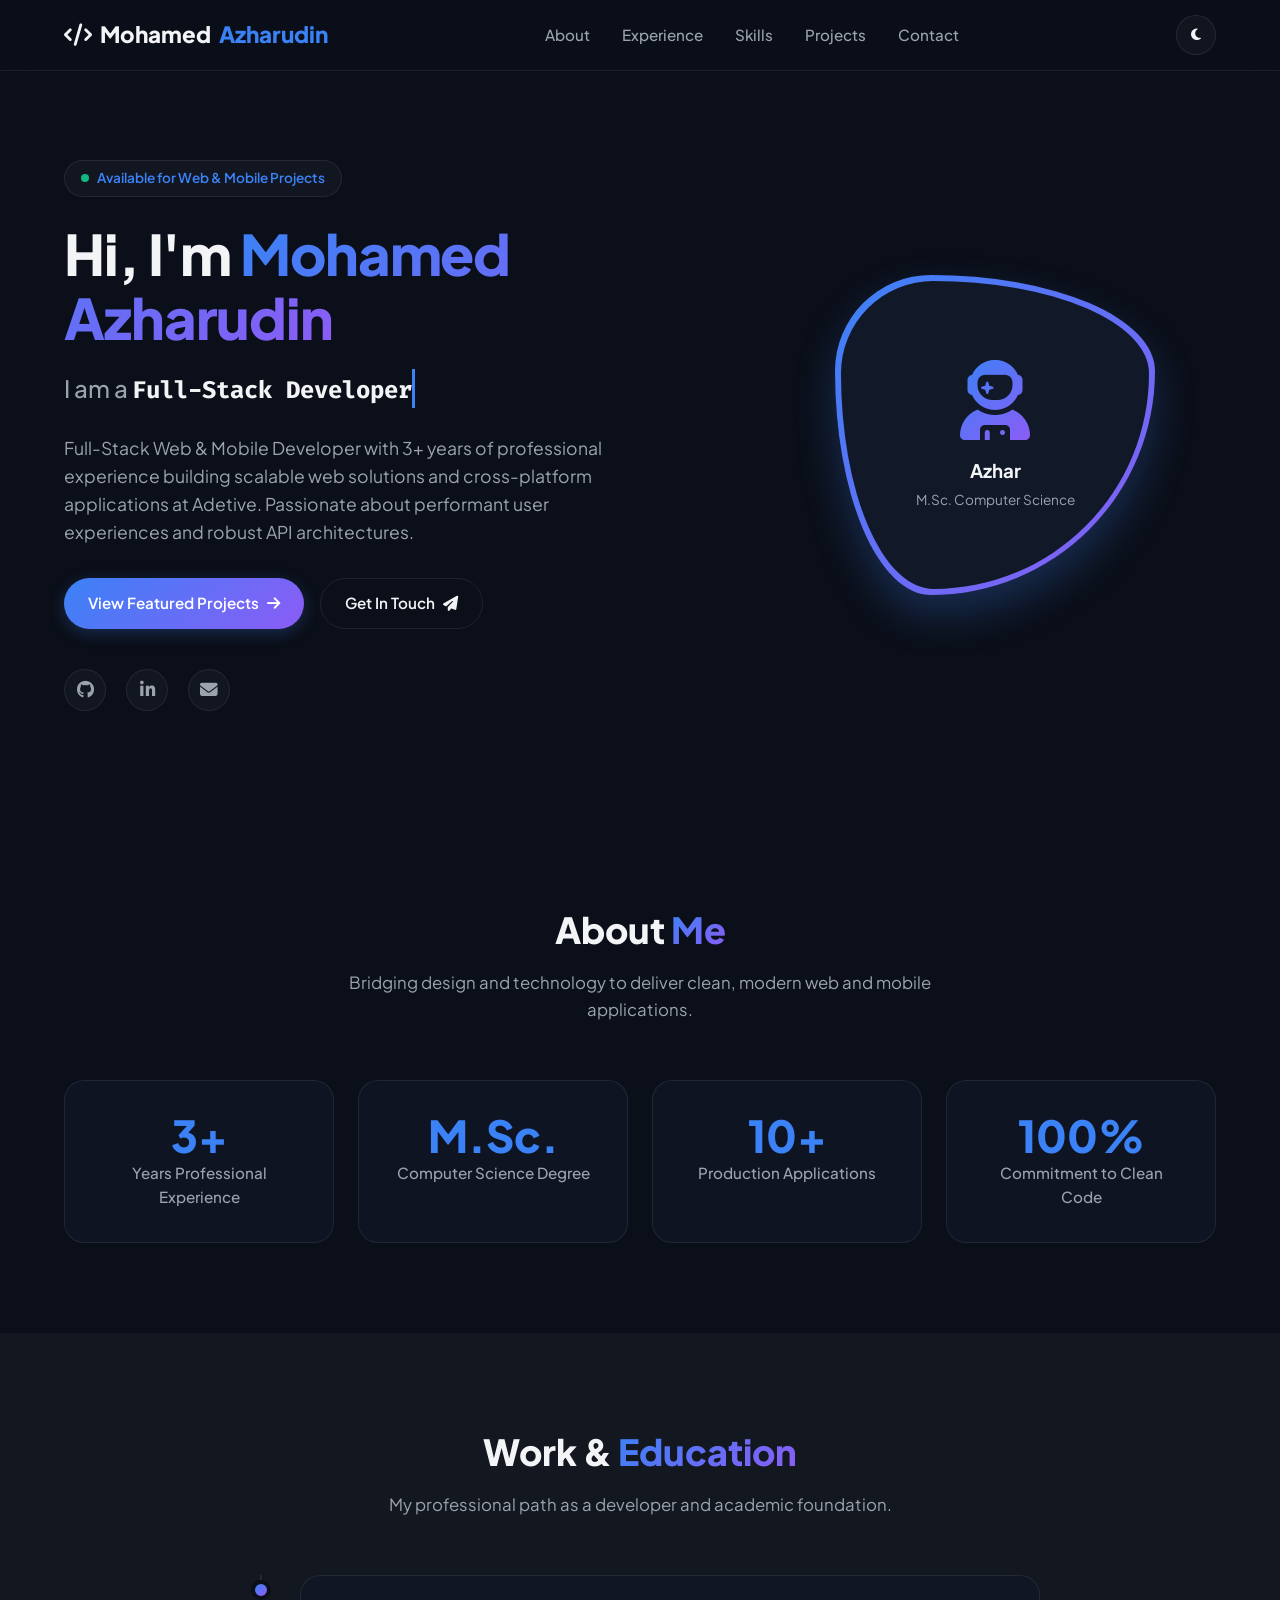
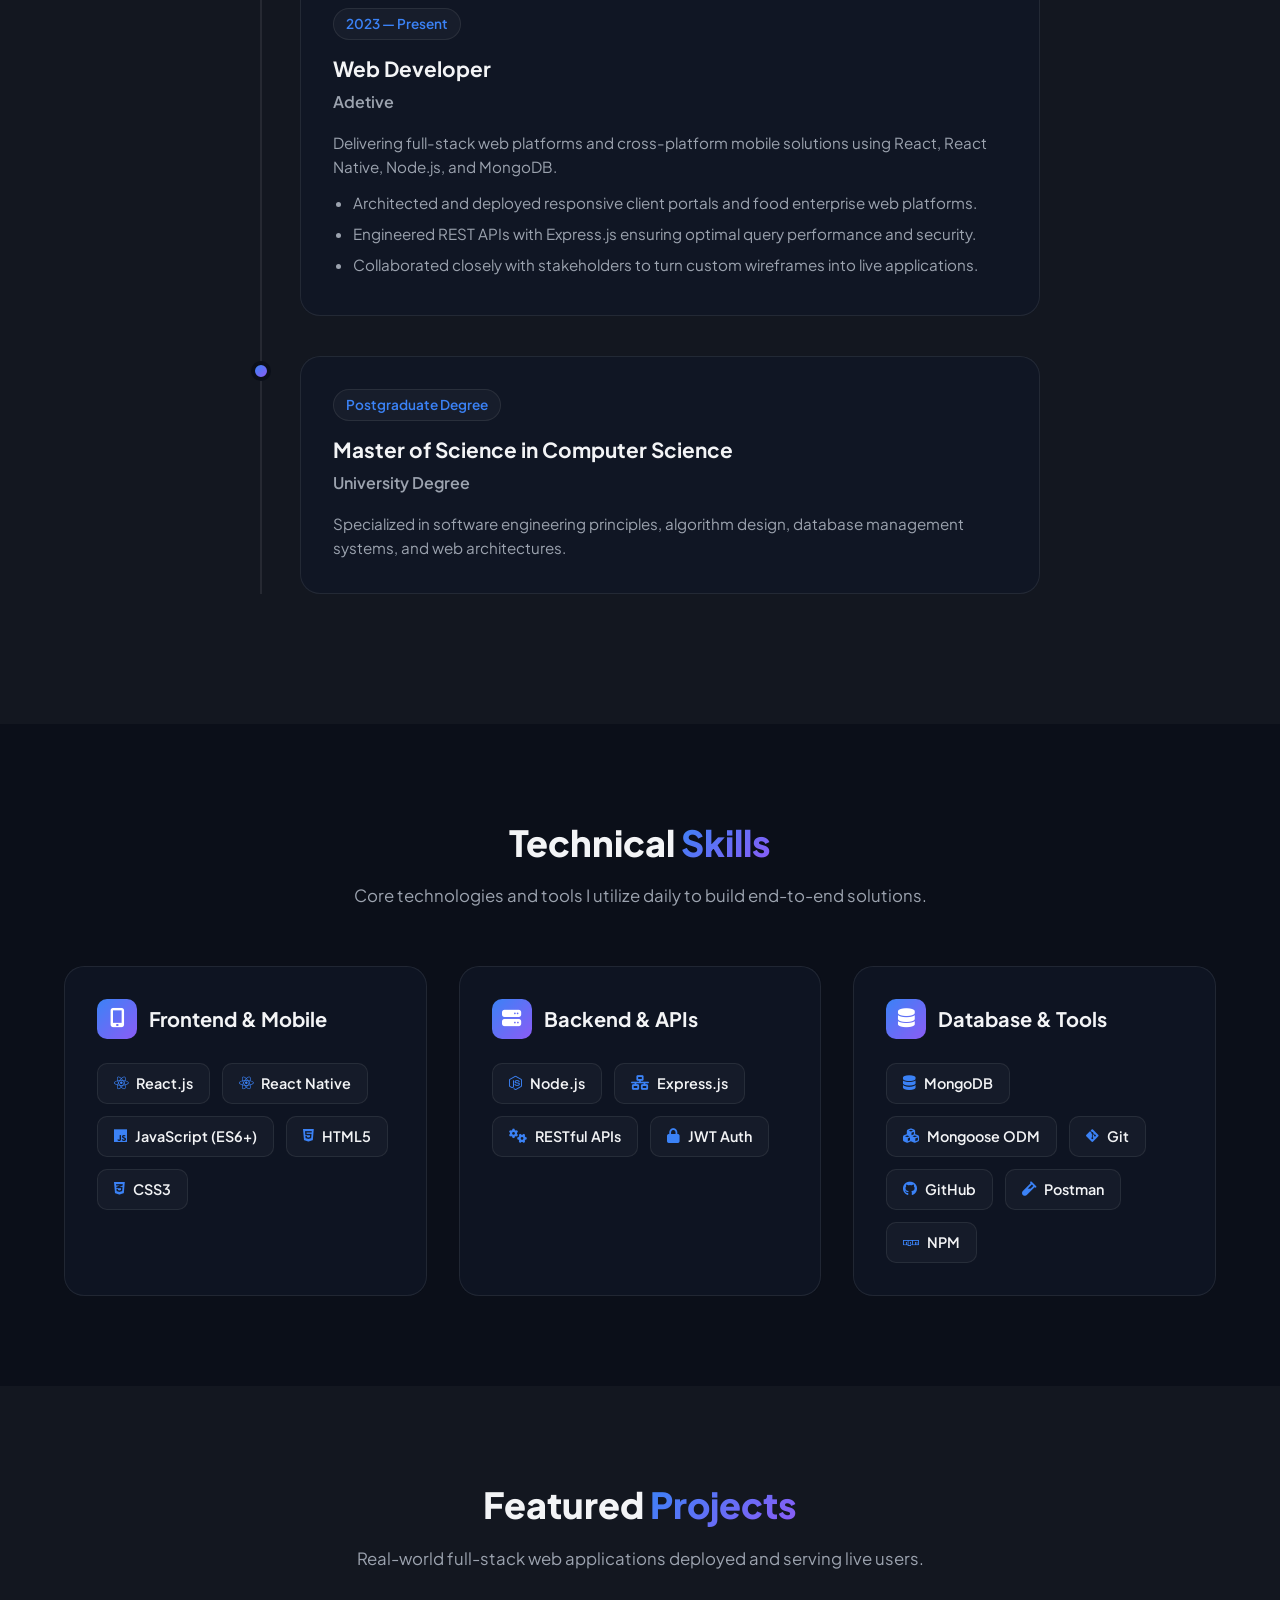
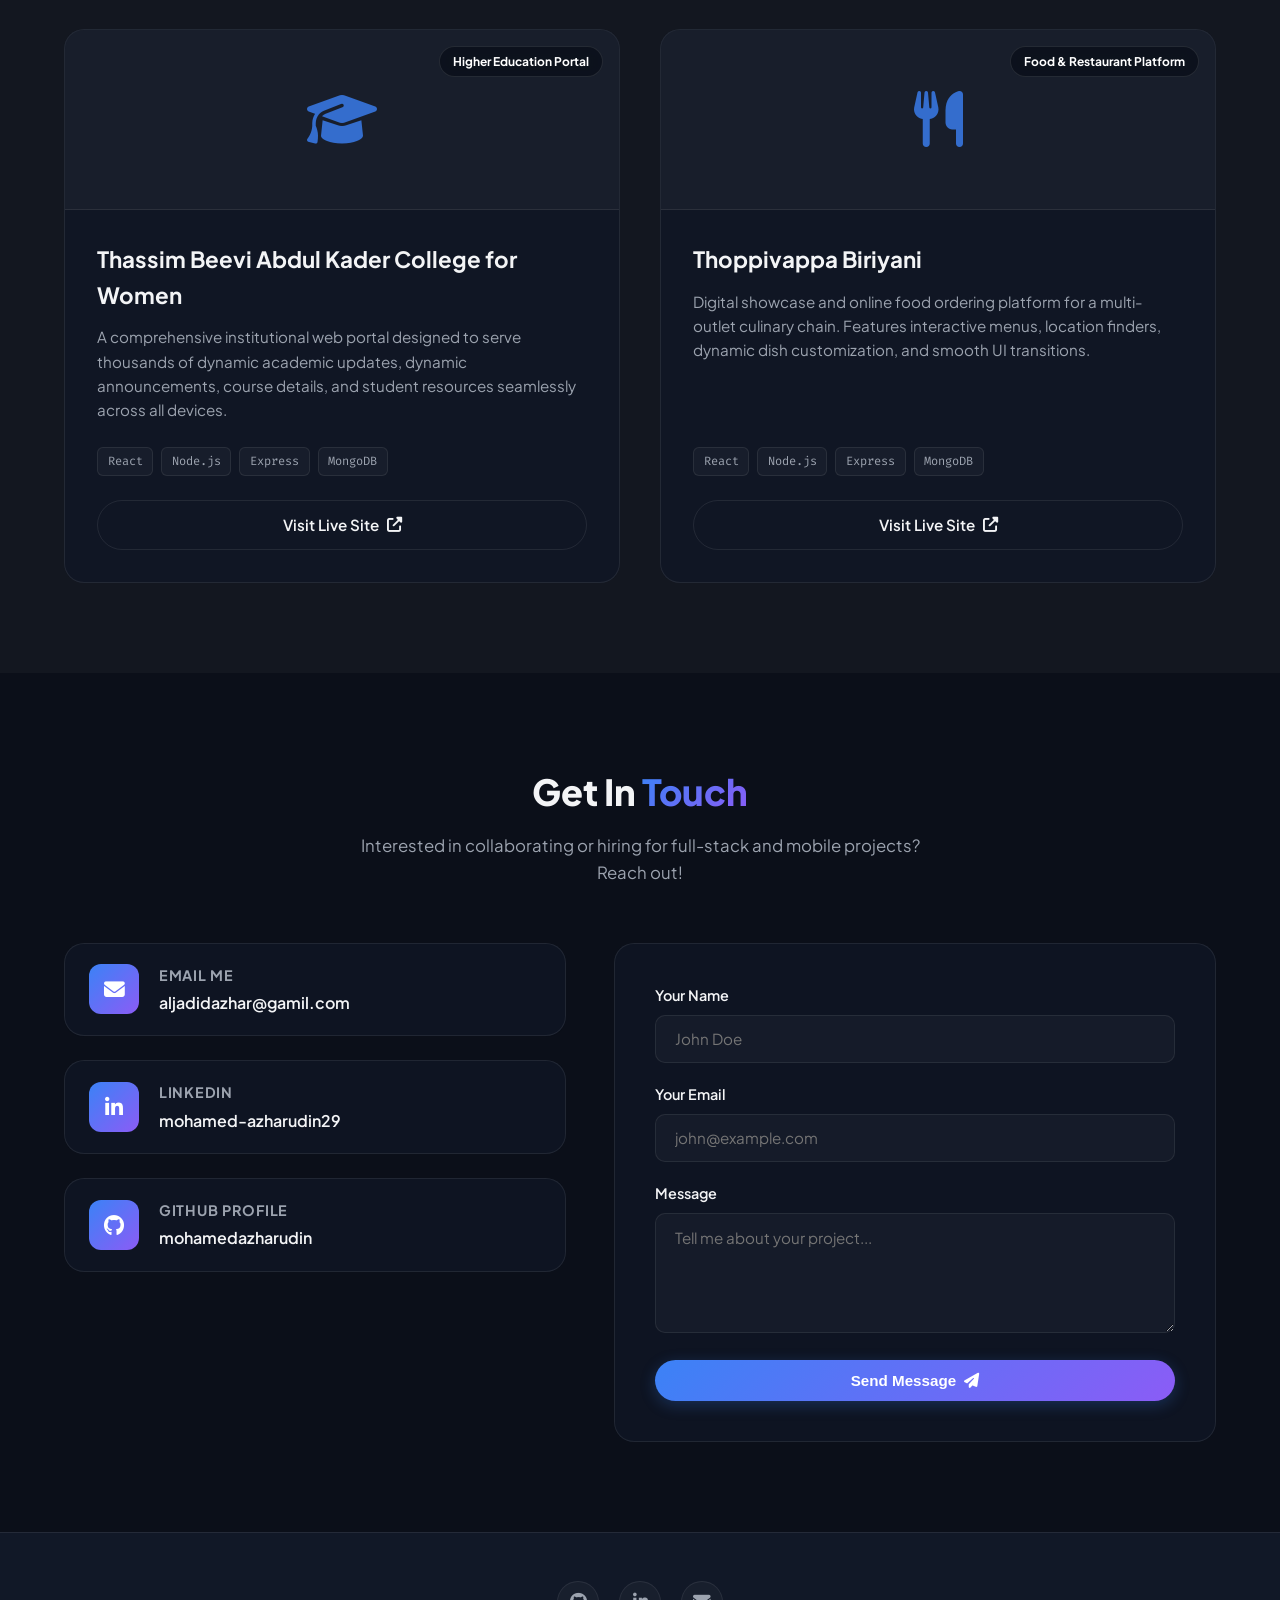
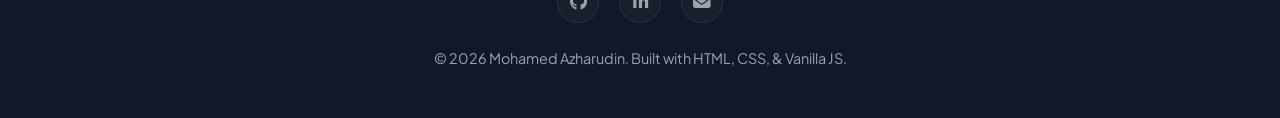
<file: index.html>
<!DOCTYPE html>
<html lang="en" data-theme="dark">
<head>
    <meta charset="UTF-8">
    <meta name="viewport" content="width=device-width, initial-scale=1.0">
    <title>Mohamed Azharudin | Full-Stack & Mobile Developer</title>
    <link rel="preconnect" href="https://fonts.googleapis.com">
    <link rel="preconnect" href="https://fonts.gstatic.com" crossorigin>
    <link href="https://fonts.googleapis.com/css2?family=Plus+Jakarta+Sans:wght@300;400;500;600;700;800&family=Fira+Code:wght@400;500;600&display=swap" rel="stylesheet">
    <link rel="stylesheet" href="https://cdnjs.cloudflare.com/ajax/libs/font-awesome/6.4.0/css/all.min.css">
    
    <style>
        :root[data-theme="dark"] {
            --bg-primary: #0b0f19;
            --bg-secondary: #111827;
            --bg-card: rgba(17, 24, 39, 0.7);
            --bg-glass: rgba(255, 255, 255, 0.03);
            --border-color: rgba(255, 255, 255, 0.08);
            --border-hover: rgba(59, 130, 246, 0.5);
            --text-primary: #f3f4f6;
            --text-secondary: #9ca3af;
            --text-muted: #6b7280;
            --accent-primary: #3b82f6;
            --accent-secondary: #8b5cf6;
            --accent-gradient: linear-gradient(135deg, #3b82f6 0%, #8b5cf6 100%);
            --accent-glow: rgba(59, 130, 246, 0.25);
            --nav-bg: rgba(11, 15, 25, 0.85);
            --shadow-color: rgba(0, 0, 0, 0.5);
        }

        :root[data-theme="light"] {
            --bg-primary: #f8fafc;
            --bg-secondary: #ffffff;
            --bg-card: rgba(255, 255, 255, 0.8);
            --bg-glass: rgba(0, 0, 0, 0.02);
            --border-color: rgba(0, 0, 0, 0.08);
            --border-hover: rgba(37, 99, 235, 0.4);
            --text-primary: #0f172a;
            --text-secondary: #475569;
            --text-muted: #94a3b8;
            --accent-primary: #2563eb;
            --accent-secondary: #7c3aed;
            --accent-gradient: linear-gradient(135deg, #2563eb 0%, #7c3aed 100%);
            --accent-glow: rgba(37, 99, 235, 0.15);
            --nav-bg: rgba(248, 250, 252, 0.85);
            --shadow-color: rgba(0, 0, 0, 0.08);
        }

        * {
            margin: 0;
            padding: 0;
            box-sizing: border-box;
            scroll-behavior: smooth;
        }

        body {
            font-family: 'Plus Jakarta Sans', sans-serif;
            background-color: var(--bg-primary);
            color: var(--text-primary);
            line-height: 1.6;
            overflow-x: hidden;
            transition: background-color 0.3s ease, color 0.3s ease;
        }

        .container {
            max-width: 1200px;
            margin: 0 auto;
            padding: 0 1.5rem;
        }

        .gradient-text {
            background: var(--accent-gradient);
            -webkit-background-clip: text;
            -webkit-text-fill-color: transparent;
        }

        .btn {
            display: inline-flex;
            align-items: center;
            gap: 0.5rem;
            padding: 0.75rem 1.5rem;
            border-radius: 9999px;
            font-weight: 600;
            font-size: 0.95rem;
            text-decoration: none;
            cursor: pointer;
            transition: all 0.3s ease;
            border: none;
        }

        .btn-primary {
            background: var(--accent-gradient);
            color: #ffffff;
            box-shadow: 0 4px 15px var(--accent-glow);
        }

        .btn-primary:hover {
            transform: translateY(-2px);
            box-shadow: 0 6px 20px var(--accent-glow);
        }

        .btn-outline {
            background: transparent;
            color: var(--text-primary);
            border: 1px solid var(--border-color);
        }

        .btn-outline:hover {
            border-color: var(--accent-primary);
            color: var(--accent-primary);
            transform: translateY(-2px);
        }

        .section-title {
            font-size: 2.25rem;
            font-weight: 800;
            text-align: center;
            margin-bottom: 0.75rem;
            position: relative;
        }

        .section-subtitle {
            text-align: center;
            color: var(--text-secondary);
            font-size: 1.05rem;
            max-width: 600px;
            margin: 0 auto 3.5rem auto;
        }

        .glass-card {
            background: var(--bg-card);
            backdrop-filter: blur(12px);
            -webkit-backdrop-filter: blur(12px);
            border: 1px solid var(--border-color);
            border-radius: 1.25rem;
            transition: all 0.3s ease;
        }

        .glass-card:hover {
            border-color: var(--border-hover);
            transform: translateY(-4px);
            box-shadow: 0 12px 30px var(--shadow-color);
        }

        header {
            position: fixed;
            top: 0;
            left: 0;
            width: 100%;
            z-index: 1000;
            background: var(--nav-bg);
            backdrop-filter: blur(16px);
            -webkit-backdrop-filter: blur(16px);
            border-bottom: 1px solid var(--border-color);
            transition: all 0.3s ease;
        }

        .nav-container {
            display: flex;
            justify-content: space-between;
            align-items: center;
            height: 70px;
        }

        .logo {
            font-weight: 800;
            font-size: 1.4rem;
            text-decoration: none;
            color: var(--text-primary);
            display: flex;
            align-items: center;
            gap: 0.5rem;
        }

        .logo span {
            color: var(--accent-primary);
        }

        .nav-links {
            display: flex;
            align-items: center;
            gap: 2rem;
            list-style: none;
        }

        .nav-link {
            text-decoration: none;
            color: var(--text-secondary);
            font-weight: 500;
            font-size: 0.95rem;
            transition: color 0.3s ease;
            position: relative;
        }

        .nav-link:hover, .nav-link.active {
            color: var(--accent-primary);
        }

        .nav-link.active::after {
            content: '';
            position: absolute;
            bottom: -6px;
            left: 0;
            width: 100%;
            height: 2px;
            background: var(--accent-gradient);
            border-radius: 2px;
        }

        .nav-actions {
            display: flex;
            align-items: center;
            gap: 1rem;
        }

        .theme-toggle {
            background: var(--bg-glass);
            border: 1px solid var(--border-color);
            color: var(--text-primary);
            width: 40px;
            height: 40px;
            border-radius: 50%;
            display: flex;
            align-items: center;
            justify-content: center;
            cursor: pointer;
            transition: all 0.3s ease;
        }

        .theme-toggle:hover {
            border-color: var(--accent-primary);
            color: var(--accent-primary);
        }

        .mobile-menu-btn {
            display: none;
            background: none;
            border: none;
            color: var(--text-primary);
            font-size: 1.5rem;
            cursor: pointer;
        }

        .hero {
            padding: 160px 0 100px 0;
            min-height: 90vh;
            display: flex;
            align-items: center;
            position: relative;
        }

        .hero-grid {
            display: grid;
            grid-template-columns: 1.2fr 0.8fr;
            gap: 3rem;
            align-items: center;
        }

        .hero-badge {
            display: inline-flex;
            align-items: center;
            gap: 0.5rem;
            padding: 0.4rem 1rem;
            background: var(--bg-glass);
            border: 1px solid var(--border-color);
            border-radius: 9999px;
            font-size: 0.85rem;
            font-weight: 600;
            color: var(--accent-primary);
            margin-bottom: 1.5rem;
        }

        .hero-badge .pulse {
            width: 8px;
            height: 8px;
            background-color: #10b981;
            border-radius: 50%;
            box-shadow: 0 0 0 0 rgba(16, 185, 129, 0.7);
            animation: pulse 2s infinite;
        }

        @keyframes pulse {
            0% { transform: scale(0.95); box-shadow: 0 0 0 0 rgba(16, 185, 129, 0.7); }
            70% { transform: scale(1); box-shadow: 0 0 0 10px rgba(16, 185, 129, 0); }
            100% { transform: scale(0.95); box-shadow: 0 0 0 0 rgba(16, 185, 129, 0); }
        }

        .hero-title {
            font-size: 3.5rem;
            font-weight: 800;
            line-height: 1.15;
            margin-bottom: 1.25rem;
            letter-spacing: -0.02em;
        }

        .typing-container {
            font-size: 1.5rem;
            color: var(--text-secondary);
            margin-bottom: 1.5rem;
            font-weight: 500;
            min-height: 40px;
        }

        .typing-text {
            color: var(--text-primary);
            font-weight: 700;
            font-family: 'Fira Code', monospace;
        }

        .cursor {
            display: inline-block;
            width: 3px;
            background-color: var(--accent-primary);
            animation: blink 0.75s infinite;
        }

        @keyframes blink {
            0%, 100% { opacity: 1; }
            50% { opacity: 0; }
        }

        .hero-description {
            font-size: 1.1rem;
            color: var(--text-secondary);
            margin-bottom: 2rem;
            max-width: 580px;
        }

        .hero-buttons {
            display: flex;
            gap: 1rem;
            margin-bottom: 2.5rem;
            flex-wrap: wrap;
        }

        .social-links {
            display: flex;
            align-items: center;
            gap: 1.25rem;
        }

        .social-icon {
            width: 42px;
            height: 42px;
            border-radius: 50%;
            background: var(--bg-glass);
            border: 1px solid var(--border-color);
            color: var(--text-secondary);
            display: flex;
            align-items: center;
            justify-content: center;
            text-decoration: none;
            font-size: 1.1rem;
            transition: all 0.3s ease;
        }

        .social-icon:hover {
            color: var(--accent-primary);
            border-color: var(--accent-primary);
            transform: translateY(-3px);
            box-shadow: 0 4px 12px var(--accent-glow);
        }

        .hero-avatar-container {
            position: relative;
            display: flex;
            justify-content: center;
        }

        .avatar-frame {
            width: 320px;
            height: 320px;
            border-radius: 30% 70% 70% 30% / 30% 30% 70% 70%;
            background: var(--accent-gradient);
            padding: 6px;
            animation: morph 8s ease-in-out infinite;
            box-shadow: 0 20px 40px var(--accent-glow);
        }

        @keyframes morph {
            0% { border-radius: 30% 70% 70% 30% / 30% 30% 70% 70%; }
            50% { border-radius: 70% 30% 30% 70% / 70% 70% 30% 30%; }
            100% { border-radius: 30% 70% 70% 30% / 30% 30% 70% 70%; }
        }

        .avatar-img-wrapper {
            width: 100%;
            height: 100%;
            background: var(--bg-secondary);
            border-radius: inherit;
            display: flex;
            flex-direction: column;
            align-items: center;
            justify-content: center;
            overflow: hidden;
            text-align: center;
            padding: 1.5rem;
        }

        .avatar-icon {
            font-size: 5rem;
            background: var(--accent-gradient);
            -webkit-background-clip: text;
            -webkit-text-fill-color: transparent;
            margin-bottom: 1rem;
        }

        .section {
            padding: 90px 0;
        }

        .about-stats {
            display: grid;
            grid-template-columns: repeat(auto-fit, minmax(220px, 1fr));
            gap: 1.5rem;
            margin-top: 2rem;
        }

        .stat-card {
            padding: 2rem;
            text-align: center;
        }

        .stat-number {
            font-size: 2.75rem;
            font-weight: 800;
            color: var(--accent-primary);
            margin-bottom: 0.25rem;
            line-height: 1;
        }

        .stat-label {
            color: var(--text-secondary);
            font-size: 0.95rem;
            font-weight: 500;
        }

        .experience-timeline {
            max-width: 800px;
            margin: 3rem auto 0 auto;
            position: relative;
        }

        .experience-timeline::before {
            content: '';
            position: absolute;
            left: 20px;
            top: 0;
            bottom: 0;
            width: 2px;
            background: var(--border-color);
        }

        .timeline-item {
            position: relative;
            padding-left: 60px;
            margin-bottom: 2.5rem;
        }

        .timeline-dot {
            position: absolute;
            left: 11px;
            top: 5px;
            width: 20px;
            height: 20px;
            border-radius: 50%;
            background: var(--accent-gradient);
            border: 4px solid var(--bg-primary);
        }

        .timeline-card {
            padding: 2rem;
        }

        .timeline-date {
            display: inline-block;
            font-size: 0.85rem;
            font-weight: 600;
            color: var(--accent-primary);
            background: var(--bg-glass);
            padding: 0.25rem 0.75rem;
            border-radius: 9999px;
            margin-bottom: 0.75rem;
            border: 1px solid var(--border-color);
        }

        .timeline-title {
            font-size: 1.3rem;
            font-weight: 700;
            margin-bottom: 0.25rem;
        }

        .timeline-company {
            color: var(--text-secondary);
            font-weight: 600;
            margin-bottom: 1rem;
        }

        .timeline-desc {
            color: var(--text-secondary);
            font-size: 0.95rem;
        }

        .timeline-bullets {
            margin-top: 0.75rem;
            padding-left: 1.25rem;
            color: var(--text-secondary);
            font-size: 0.95rem;
        }

        .timeline-bullets li {
            margin-bottom: 0.4rem;
        }

        .skills-grid {
            display: grid;
            grid-template-columns: repeat(auto-fit, minmax(320px, 1fr));
            gap: 2rem;
        }

        .skills-category {
            padding: 2rem;
        }

        .category-header {
            display: flex;
            align-items: center;
            gap: 0.75rem;
            margin-bottom: 1.5rem;
        }

        .category-icon {
            width: 40px;
            height: 40px;
            border-radius: 10px;
            background: var(--accent-gradient);
            color: #fff;
            display: flex;
            align-items: center;
            justify-content: center;
            font-size: 1.2rem;
        }

        .category-title {
            font-size: 1.25rem;
            font-weight: 700;
        }

        .skill-tags {
            display: flex;
            flex-wrap: wrap;
            gap: 0.75rem;
        }

        .skill-tag {
            background: var(--bg-glass);
            border: 1px solid var(--border-color);
            padding: 0.5rem 1rem;
            border-radius: 10px;
            font-size: 0.9rem;
            font-weight: 600;
            display: flex;
            align-items: center;
            gap: 0.5rem;
            transition: all 0.3s ease;
        }

        .skill-tag:hover {
            border-color: var(--accent-primary);
            background: var(--bg-card);
            transform: translateY(-2px);
        }

        .skill-tag i {
            color: var(--accent-primary);
        }

        .projects-grid {
            display: grid;
            grid-template-columns: repeat(auto-fit, minmax(350px, 1fr));
            gap: 2.5rem;
        }

        .project-card {
            overflow: hidden;
            display: flex;
            flex-direction: column;
            height: 100%;
        }

        .project-banner {
            height: 180px;
            background: var(--bg-glass);
            position: relative;
            display: flex;
            align-items: center;
            justify-content: center;
            border-bottom: 1px solid var(--border-color);
            background-size: cover;
            background-position: center;
        }

        .project-badge {
            position: absolute;
            top: 1rem;
            right: 1rem;
            background: rgba(11, 15, 25, 0.8);
            backdrop-filter: blur(8px);
            padding: 0.3rem 0.8rem;
            border-radius: 9999px;
            font-size: 0.75rem;
            font-weight: 700;
            color: #fff;
            border: 1px solid rgba(255, 255, 255, 0.1);
        }

        .project-icon-large {
            font-size: 3.5rem;
            color: var(--accent-primary);
            opacity: 0.8;
            transition: transform 0.3s ease;
        }

        .project-card:hover .project-icon-large {
            transform: scale(1.1);
        }

        .project-body {
            padding: 2rem;
            display: flex;
            flex-direction: column;
            flex-grow: 1;
        }

        .project-title {
            font-size: 1.4rem;
            font-weight: 700;
            margin-bottom: 0.75rem;
        }

        .project-description {
            color: var(--text-secondary);
            font-size: 0.95rem;
            margin-bottom: 1.5rem;
            flex-grow: 1;
        }

        .project-tech {
            display: flex;
            flex-wrap: wrap;
            gap: 0.5rem;
            margin-bottom: 1.5rem;
        }

        .tech-pill {
            font-size: 0.75rem;
            font-family: 'Fira Code', monospace;
            padding: 0.25rem 0.6rem;
            border-radius: 6px;
            background: var(--bg-glass);
            border: 1px solid var(--border-color);
            color: var(--text-secondary);
        }

        .project-footer {
            display: flex;
            align-items: center;
            justify-content: space-between;
            gap: 1rem;
            margin-top: auto;
        }

        .contact-container {
            display: grid;
            grid-template-columns: 1fr 1.2fr;
            gap: 3rem;
            align-items: start;
        }

        .contact-info {
            display: flex;
            flex-direction: column;
            gap: 1.5rem;
        }

        .contact-card {
            display: flex;
            align-items: center;
            gap: 1.25rem;
            padding: 1.25rem 1.5rem;
            text-decoration: none;
            color: inherit;
        }

        .contact-icon {
            width: 50px;
            height: 50px;
            border-radius: 12px;
            background: var(--accent-gradient);
            color: #fff;
            display: flex;
            align-items: center;
            justify-content: center;
            font-size: 1.3rem;
            flex-shrink: 0;
        }

        .contact-details h4 {
            font-size: 0.9rem;
            color: var(--text-secondary);
            margin-bottom: 0.2rem;
            text-transform: uppercase;
            letter-spacing: 0.05em;
        }

        .contact-details p {
            font-size: 1rem;
            font-weight: 600;
            word-break: break-all;
        }

        .contact-form {
            padding: 2.5rem;
        }

        .form-group {
            margin-bottom: 1.25rem;
        }

        .form-label {
            display: block;
            font-size: 0.9rem;
            font-weight: 600;
            margin-bottom: 0.5rem;
            color: var(--text-primary);
        }

        .form-control {
            width: 100%;
            padding: 0.85rem 1.2rem;
            border-radius: 10px;
            background: var(--bg-glass);
            border: 1px solid var(--border-color);
            color: var(--text-primary);
            font-family: inherit;
            font-size: 0.95rem;
            outline: none;
            transition: all 0.3s ease;
        }

        .form-control:focus {
            border-color: var(--accent-primary);
            box-shadow: 0 0 0 3px var(--accent-glow);
        }

        textarea.form-control {
            resize: vertical;
            min-height: 120px;
        }

        footer {
            padding: 3rem 0;
            border-top: 1px solid var(--border-color);
            background: var(--bg-secondary);
            text-align: center;
        }

        .footer-content {
            display: flex;
            flex-direction: column;
            align-items: center;
            gap: 1.5rem;
        }

        .footer-text {
            color: var(--text-secondary);
            font-size: 0.9rem;
        }

        /* Success Message Modal/Alert */
        .form-status {
            display: none;
            padding: 1rem;
            border-radius: 10px;
            margin-bottom: 1rem;
            font-size: 0.9rem;
            font-weight: 600;
        }

        .form-status.success {
            display: block;
            background: rgba(16, 185, 129, 0.15);
            color: #10b981;
            border: 1px solid rgba(16, 185, 129, 0.3);
        }

        @media (max-width: 992px) {
            .hero-grid {
                grid-template-columns: 1fr;
                text-align: center;
            }

            .hero-badge, .hero-description {
                margin-left: auto;
                margin-right: auto;
            }

            .hero-buttons, .social-links {
                justify-content: center;
            }

            .contact-container {
                grid-template-columns: 1fr;
            }
        }

        @media (max-width: 768px) {
            .nav-links {
                position: fixed;
                top: 70px;
                left: 0;
                width: 100%;
                background: var(--bg-secondary);
                flex-direction: column;
                padding: 2rem;
                gap: 1.5rem;
                border-bottom: 1px solid var(--border-color);
                transform: translateY(-150%);
                transition: transform 0.3s ease;
            }

            .nav-links.active {
                transform: translateY(0);
            }

            .mobile-menu-btn {
                display: block;
            }

            .hero-title {
                font-size: 2.5rem;
            }

            .section-title {
                font-size: 1.8rem;
            }

            .avatar-frame {
                width: 250px;
                height: 250px;
            }

            .projects-grid {
                grid-template-columns: 1fr;
            }
        }
    </style>
</head>
<body>

    <header>
        <div class="container nav-container">
            <a href="#" class="logo">
                <i class="fa-solid fa-code"></i> Mohamed <span>Azharudin</span>
            </a>
            <ul class="nav-links" id="navLinks">
                <li><a href="#about" class="nav-link active">About</a></li>
                <li><a href="#experience" class="nav-link">Experience</a></li>
                <li><a href="#skills" class="nav-link">Skills</a></li>
                <li><a href="#projects" class="nav-link">Projects</a></li>
                <li><a href="#contact" class="nav-link">Contact</a></li>
            </ul>
            <div class="nav-actions">
                <button class="theme-toggle" id="themeToggle" aria-label="Toggle Theme">
                    <i class="fa-solid fa-moon"></i>
                </button>
                <button class="mobile-menu-btn" id="mobileMenuBtn" aria-label="Toggle Menu">
                    <i class="fa-solid fa-bars"></i>
                </button>
            </div>
        </div>
    </header>

    <main>
        <section class="hero" id="home">
            <div class="container">
                <div class="hero-grid">
                    <div class="hero-content">
                        <div class="hero-badge">
                            <span class="pulse"></span> Available for Web & Mobile Projects
                        </div>
                        <h1 class="hero-title">Hi, I'm <span class="gradient-text">Mohamed Azharudin</span></h1>
                        <div class="typing-container">
                            I am a <span class="typing-text" id="typing"></span><span class="cursor">&nbsp;</span>
                        </div>
                        <p class="hero-description">
                            Full-Stack Web & Mobile Developer with 3+ years of professional experience building scalable web solutions and cross-platform applications at Adetive. Passionate about performant user experiences and robust API architectures.
                        </p>
                        <div class="hero-buttons">
                            <a href="#projects" class="btn btn-primary">
                                View Featured Projects <i class="fa-solid fa-arrow-right"></i>
                            </a>
                            <a href="#contact" class="btn btn-outline">
                                Get In Touch <i class="fa-solid fa-paper-plane"></i>
                            </a>
                        </div>
                        <div class="social-links">
                            <a href="https://github.com/mohamedazharudin" target="_blank" class="social-icon" aria-label="GitHub">
                                <i class="fa-brands fa-github"></i>
                            </a>
                            <a href="https://www.linkedin.com/in/mohamed-azharudin29/" target="_blank" class="social-icon" aria-label="LinkedIn">
                                <i class="fa-brands fa-linkedin-in"></i>
                            </a>
                            <a href="mailto:aljadidazhar@gamil.com" class="social-icon" aria-label="Email">
                                <i class="fa-solid fa-envelope"></i>
                            </a>
                        </div>
                    </div>
                    <div class="hero-avatar-container">
                        <div class="avatar-frame">
                            <div class="avatar-img-wrapper">
                                <i class="fa-solid fa-user-astronaut avatar-icon"></i>
                                <h3 style="font-weight:700; margin-bottom: 0.2rem;">Azhar</h3>
                                <p style="font-size:0.85rem; color:var(--text-secondary);">M.Sc. Computer Science</p>
                            </div>
                        </div>
                    </div>
                </div>
            </div>
        </section>

        <section class="section" id="about">
            <div class="container">
                <h2 class="section-title">About <span class="gradient-text">Me</span></h2>
                <p class="section-subtitle">Bridging design and technology to deliver clean, modern web and mobile applications.</p>
                
                <div class="about-stats">
                    <div class="glass-card stat-card">
                        <div class="stat-number">3+</div>
                        <div class="stat-label">Years Professional Experience</div>
                    </div>
                    <div class="glass-card stat-card">
                        <div class="stat-number">M.Sc.</div>
                        <div class="stat-label">Computer Science Degree</div>
                    </div>
                    <div class="glass-card stat-card">
                        <div class="stat-number">10+</div>
                        <div class="stat-label">Production Applications</div>
                    </div>
                    <div class="glass-card stat-card">
                        <div class="stat-number">100%</div>
                        <div class="stat-label">Commitment to Clean Code</div>
                    </div>
                </div>
            </div>
        </section>

        <section class="section" id="experience" style="background: var(--bg-glass);">
            <div class="container">
                <h2 class="section-title">Work & <span class="gradient-text">Education</span></h2>
                <p class="section-subtitle">My professional path as a developer and academic foundation.</p>

                <div class="experience-timeline">
                    <!-- Work Experience -->
                    <div class="timeline-item">
                        <div class="timeline-dot"></div>
                        <div class="glass-card timeline-card">
                            <span class="timeline-date">2023 — Present</span>
                            <h3 class="timeline-title">Web Developer</h3>
                            <div class="timeline-company">Adetive</div>
                            <p class="timeline-desc">
                                Delivering full-stack web platforms and cross-platform mobile solutions using React, React Native, Node.js, and MongoDB.
                            </p>
                            <ul class="timeline-bullets">
                                <li>Architected and deployed responsive client portals and food enterprise web platforms.</li>
                                <li>Engineered REST APIs with Express.js ensuring optimal query performance and security.</li>
                                <li>Collaborated closely with stakeholders to turn custom wireframes into live applications.</li>
                            </ul>
                        </div>
                    </div>

                    <!-- Education -->
                    <div class="timeline-item">
                        <div class="timeline-dot"></div>
                        <div class="glass-card timeline-card">
                            <span class="timeline-date">Postgraduate Degree</span>
                            <h3 class="timeline-title">Master of Science in Computer Science</h3>
                            <div class="timeline-company">University Degree</div>
                            <p class="timeline-desc">
                                Specialized in software engineering principles, algorithm design, database management systems, and web architectures.
                            </p>
                        </div>
                    </div>
                </div>
            </div>
        </section>

        <section class="section" id="skills">
            <div class="container">
                <h2 class="section-title">Technical <span class="gradient-text">Skills</span></h2>
                <p class="section-subtitle">Core technologies and tools I utilize daily to build end-to-end solutions.</p>

                <div class="skills-grid">
                    <!-- Frontend & Mobile -->
                    <div class="glass-card skills-category">
                        <div class="category-header">
                            <div class="category-icon">
                                <i class="fa-solid fa-mobile-screen-button"></i>
                            </div>
                            <h3 class="category-title">Frontend & Mobile</h3>
                        </div>
                        <div class="skill-tags">
                            <div class="skill-tag"><i class="fa-brands fa-react"></i> React.js</div>
                            <div class="skill-tag"><i class="fa-brands fa-react"></i> React Native</div>
                            <div class="skill-tag"><i class="fa-brands fa-js"></i> JavaScript (ES6+)</div>
                            <div class="skill-tag"><i class="fa-brands fa-html5"></i> HTML5</div>
                            <div class="skill-tag"><i class="fa-brands fa-css3-alt"></i> CSS3</div>
                        </div>
                    </div>

                    <!-- Backend & API -->
                    <div class="glass-card skills-category">
                        <div class="category-header">
                            <div class="category-icon">
                                <i class="fa-solid fa-server"></i>
                            </div>
                            <h3 class="category-title">Backend & APIs</h3>
                        </div>
                        <div class="skill-tags">
                            <div class="skill-tag"><i class="fa-brands fa-node-js"></i> Node.js</div>
                            <div class="skill-tag"><i class="fa-solid fa-network-wired"></i> Express.js</div>
                            <div class="skill-tag"><i class="fa-solid fa-gears"></i> RESTful APIs</div>
                            <div class="skill-tag"><i class="fa-solid fa-lock"></i> JWT Auth</div>
                        </div>
                    </div>

                    <!-- Database & Tools -->
                    <div class="glass-card skills-category">
                        <div class="category-header">
                            <div class="category-icon">
                                <i class="fa-solid fa-database"></i>
                            </div>
                            <h3 class="category-title">Database & Tools</h3>
                        </div>
                        <div class="skill-tags">
                            <div class="skill-tag"><i class="fa-solid fa-database"></i> MongoDB</div>
                            <div class="skill-tag"><i class="fa-solid fa-cubes"></i> Mongoose ODM</div>
                            <div class="skill-tag"><i class="fa-brands fa-git-alt"></i> Git</div>
                            <div class="skill-tag"><i class="fa-brands fa-github"></i> GitHub</div>
                            <div class="skill-tag"><i class="fa-solid fa-vial"></i> Postman</div>
                            <div class="skill-tag"><i class="fa-brands fa-npm"></i> NPM</div>
                        </div>
                    </div>
                </div>
            </div>
        </section>

        <section class="section" id="projects" style="background: var(--bg-glass);">
            <div class="container">
                <h2 class="section-title">Featured <span class="gradient-text">Projects</span></h2>
                <p class="section-subtitle">Real-world full-stack web applications deployed and serving live users.</p>

                <div class="projects-grid">
                    <!-- Project 1 -->
                    <div class="glass-card project-card">
                        <div class="project-banner">
                            <span class="project-badge">Higher Education Portal</span>
                            <i class="fa-solid fa-graduation-cap project-icon-large"></i>
                        </div>
                        <div class="project-body">
                            <h3 class="project-title">Thassim Beevi Abdul Kader College for Women</h3>
                            <p class="project-description">
                                A comprehensive institutional web portal designed to serve thousands of dynamic academic updates, dynamic announcements, course details, and student resources seamlessly across all devices.
                            </p>
                            <div class="project-tech">
                                <span class="tech-pill">React</span>
                                <span class="tech-pill">Node.js</span>
                                <span class="tech-pill">Express</span>
                                <span class="tech-pill">MongoDB</span>
                            </div>
                            <div class="project-footer">
                                <a href="https://thassim.ac.in/" target="_blank" class="btn btn-outline" style="width: 100%; justify-content: center;">
                                    Visit Live Site <i class="fa-solid fa-up-right-from-square"></i>
                                </a>
                            </div>
                        </div>
                    </div>

                    <!-- Project 2 -->
                    <div class="glass-card project-card">
                        <div class="project-banner">
                            <span class="project-badge">Food & Restaurant Platform</span>
                            <i class="fa-solid fa-utensils project-icon-large"></i>
                        </div>
                        <div class="project-body">
                            <h3 class="project-title">Thoppivappa Biriyani</h3>
                            <p class="project-description">
                                Digital showcase and online food ordering platform for a multi-outlet culinary chain. Features interactive menus, location finders, dynamic dish customization, and smooth UI transitions.
                            </p>
                            <div class="project-tech">
                                <span class="tech-pill">React</span>
                                <span class="tech-pill">Node.js</span>
                                <span class="tech-pill">Express</span>
                                <span class="tech-pill">MongoDB</span>
                            </div>
                            <div class="project-footer">
                                <a href="https://topivappa.com/" target="_blank" class="btn btn-outline" style="width: 100%; justify-content: center;">
                                    Visit Live Site <i class="fa-solid fa-up-right-from-square"></i>
                                </a>
                            </div>
                        </div>
                    </div>
                </div>
            </div>
        </section>

        <section class="section" id="contact">
            <div class="container">
                <h2 class="section-title">Get In <span class="gradient-text">Touch</span></h2>
                <p class="section-subtitle">Interested in collaborating or hiring for full-stack and mobile projects? Reach out!</p>

                <div class="contact-container">
                    <div class="contact-info">
                        <a href="mailto:aljadidazhar@gamil.com" class="glass-card contact-card">
                            <div class="contact-icon">
                                <i class="fa-solid fa-envelope"></i>
                            </div>
                            <div class="contact-details">
                                <h4>Email Me</h4>
                                <p>aljadidazhar@gamil.com</p>
                            </div>
                        </a>

                        <a href="https://www.linkedin.com/in/mohamed-azharudin29/" target="_blank" class="glass-card contact-card">
                            <div class="contact-icon">
                                <i class="fa-brands fa-linkedin-in"></i>
                            </div>
                            <div class="contact-details">
                                <h4>LinkedIn</h4>
                                <p>mohamed-azharudin29</p>
                            </div>
                        </a>

                        <a href="https://github.com/mohamedazharudin" target="_blank" class="glass-card contact-card">
                            <div class="contact-icon">
                                <i class="fa-brands fa-github"></i>
                            </div>
                            <div class="contact-details">
                                <h4>GitHub Profile</h4>
                                <p>mohamedazharudin</p>
                            </div>
                        </a>
                    </div>

                    <div class="glass-card contact-form">
                        <div id="formStatus" class="form-status"></div>
                        <form id="portfolioForm">
                            <div class="form-group">
                                <label class="form-label" for="name">Your Name</label>
                                <input type="text" id="name" class="form-control" placeholder="John Doe" required>
                            </div>
                            <div class="form-group">
                                <label class="form-label" for="email">Your Email</label>
                                <input type="email" id="email" class="form-control" placeholder="john@example.com" required>
                            </div>
                            <div class="form-group">
                                <label class="form-label" for="message">Message</label>
                                <textarea id="message" class="form-control" placeholder="Tell me about your project..." required></textarea>
                            </div>
                            <button type="submit" class="btn btn-primary" style="width: 100%; justify-content: center;">
                                Send Message <i class="fa-solid fa-paper-plane"></i>
                            </button>
                        </form>
                    </div>
                </div>
            </div>
        </section>
    </main>

    <footer>
        <div class="container footer-content">
            <div class="social-links">
                <a href="https://github.com/mohamedazharudin" target="_blank" class="social-icon" aria-label="GitHub">
                    <i class="fa-brands fa-github"></i>
                </a>
                <a href="https://www.linkedin.com/in/mohamed-azharudin29/" target="_blank" class="social-icon" aria-label="LinkedIn">
                    <i class="fa-brands fa-linkedin-in"></i>
                </a>
                <a href="mailto:aljadidazhar@gamil.com" class="social-icon" aria-label="Email">
                    <i class="fa-solid fa-envelope"></i>
                </a>
            </div>
            <p class="footer-text">
                &copy; <span id="year"></span> Mohamed Azharudin. Built with HTML, CSS, & Vanilla JS.
            </p>
        </div>
    </footer>

    <script>
        // Set dynamic copyright year
        document.getElementById('year').textContent = new Date().getFullYear();

        // Theme Toggle Logic
        const themeToggleBtn = document.getElementById('themeToggle');
        const htmlElement = document.documentElement;

        themeToggleBtn.addEventListener('click', () => {
            const currentTheme = htmlElement.getAttribute('data-theme');
            const newTheme = currentTheme === 'dark' ? 'light' : 'dark';
            htmlElement.setAttribute('data-theme', newTheme);
            themeToggleBtn.innerHTML = newTheme === 'dark' 
                ? '<i class="fa-solid fa-moon"></i>' 
                : '<i class="fa-solid fa-sun"></i>';
        });

        // Mobile Menu Toggle
        const mobileMenuBtn = document.getElementById('mobileMenuBtn');
        const navLinks = document.getElementById('navLinks');

        mobileMenuBtn.addEventListener('click', () => {
            navLinks.classList.toggle('active');
            const icon = mobileMenuBtn.querySelector('i');
            if (navLinks.classList.contains('active')) {
                icon.classList.remove('fa-bars');
                icon.classList.add('fa-xmark');
            } else {
                icon.classList.remove('fa-xmark');
                icon.classList.add('fa-bars');
            }
        });

        // Close mobile nav on link click
        document.querySelectorAll('.nav-link').forEach(link => {
            link.addEventListener('click', () => {
                navLinks.classList.remove('active');
                const icon = mobileMenuBtn.querySelector('i');
                if (icon) {
                    icon.classList.remove('fa-xmark');
                    icon.classList.add('fa-bars');
                }
            });
        });

        // Animated Typing Effect for Core Roles
        const roles = [
            'Full-Stack Developer', 
            'React Native Specialist', 
            'MERN Stack Engineer', 
            'Web Developer @ Adetive'
        ];
        
        let roleIndex = 0;
        let charIndex = 0;
        let isDeleting = false;
        const typingSpeed = 100;
        const deletingSpeed = 50;
        const delayBetweenRoles = 2000;
        const typingElement = document.getElementById('typing');

        function typeEffect() {
            const currentRole = roles[roleIndex];

            if (isDeleting) {
                typingElement.textContent = currentRole.substring(0, charIndex - 1);
                charIndex--;
            } else {
                typingElement.textContent = currentRole.substring(0, charIndex + 1);
                charIndex++;
            }

            if (!isDeleting && charIndex === currentRole.length) {
                isDeleting = true;
                setTimeout(typeEffect, delayBetweenRoles);
                return;
            } else if (isDeleting && charIndex === 0) {
                isDeleting = false;
                roleIndex = (roleIndex + 1) % roles.length;
            }

            setTimeout(typeEffect, isDeleting ? deletingSpeed : typingSpeed);
        }

        document.addEventListener('DOMContentLoaded', typeEffect);

        // Active Navigation Highlight on Scroll
        const sections = document.querySelectorAll('section');
        const navItems = document.querySelectorAll('.nav-link');

        window.addEventListener('scroll', () => {
            let current = '';
            sections.forEach(section => {
                const sectionTop = section.offsetTop - 100;
                const sectionHeight = section.clientHeight;
                if (pageYOffset >= sectionTop) {
                    current = section.getAttribute('id');
                }
            });

            navItems.forEach(item => {
                item.classList.remove('active');
                if (item.getAttribute('href') === `#${current}`) {
                    item.classList.add('active');
                }
            });
        });

        // Contact Form Submission UI Handling
        const contactForm = document.getElementById('portfolioForm');
        const formStatus = document.getElementById('formStatus');

        contactForm.addEventListener('submit', (e) => {
            e.preventDefault();
            formStatus.textContent = "Thank you! Your message has been received. Azhar will get back to you soon.";
            formStatus.className = "form-status success";
            contactForm.reset();

            setTimeout(() => {
                formStatus.className = "form-status";
                formStatus.textContent = "";
            }, 6000);
        });
    </script>
</body>
</html>
</file>
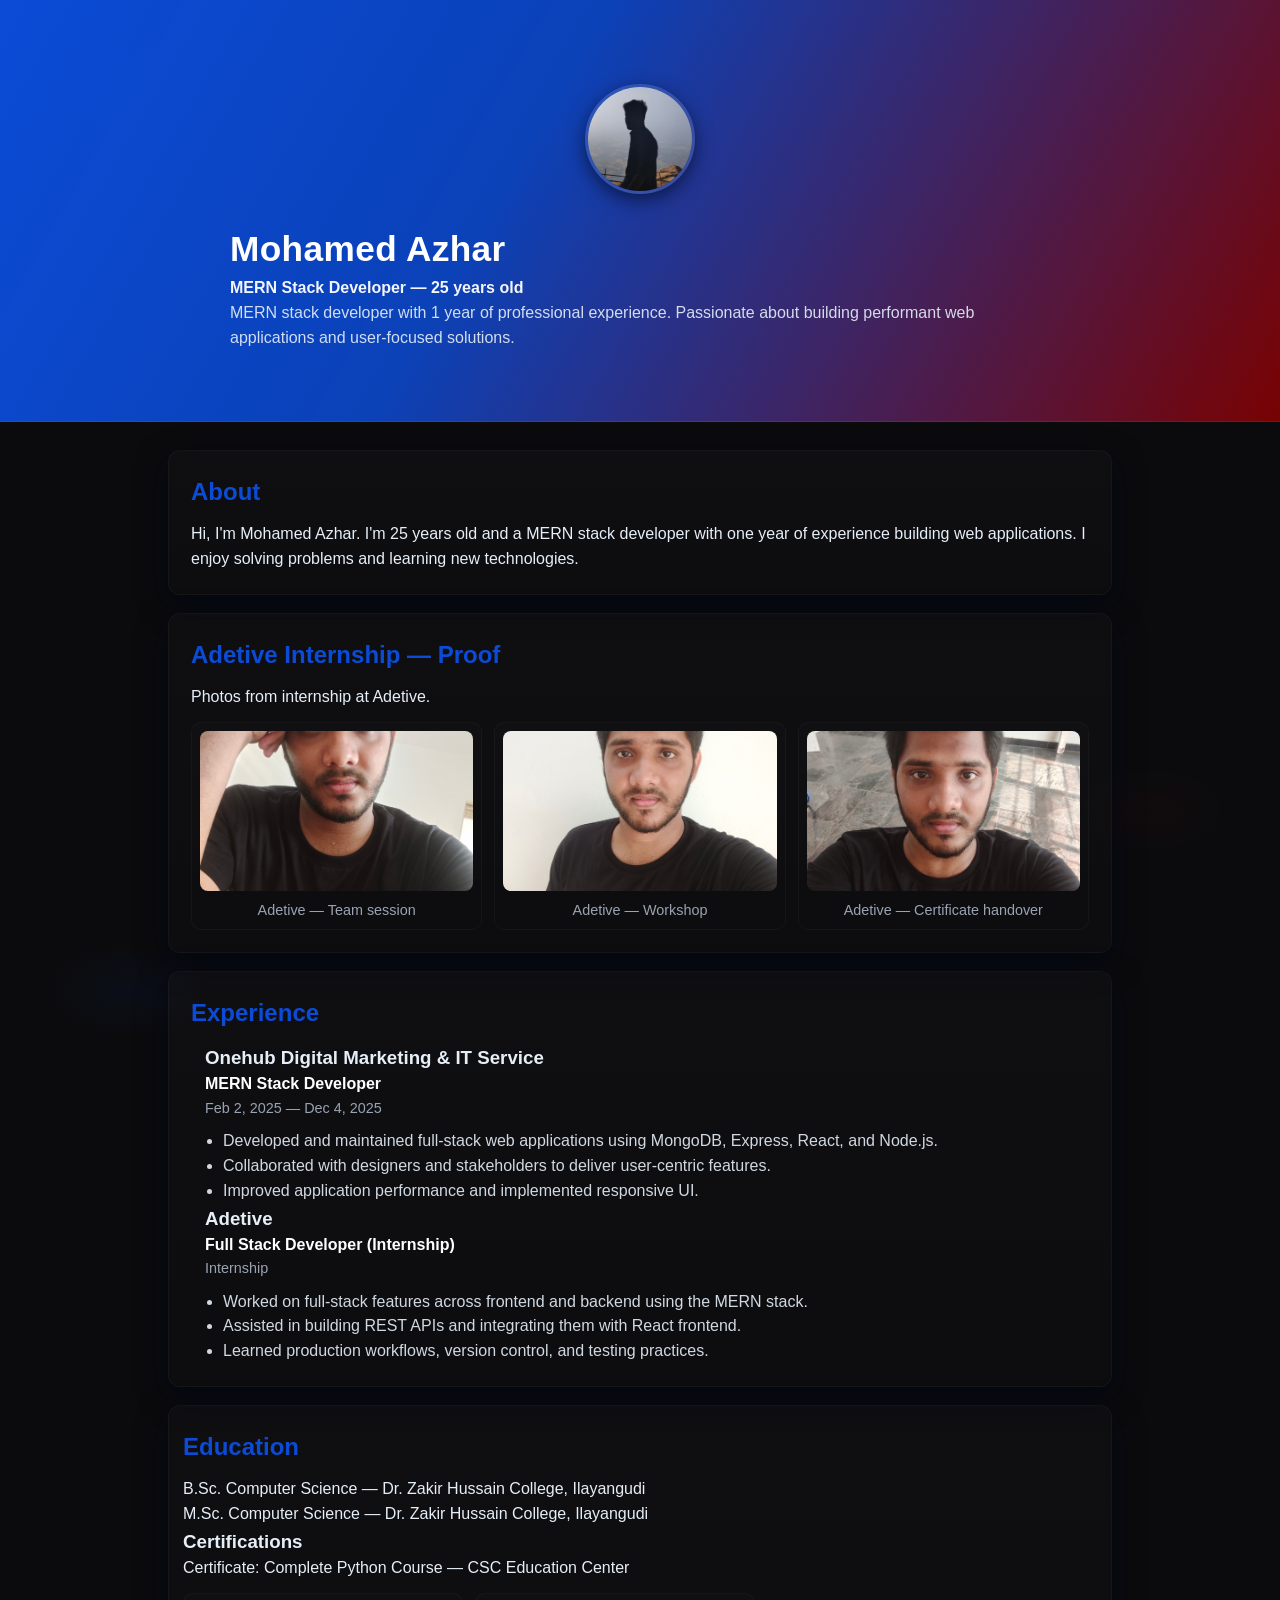
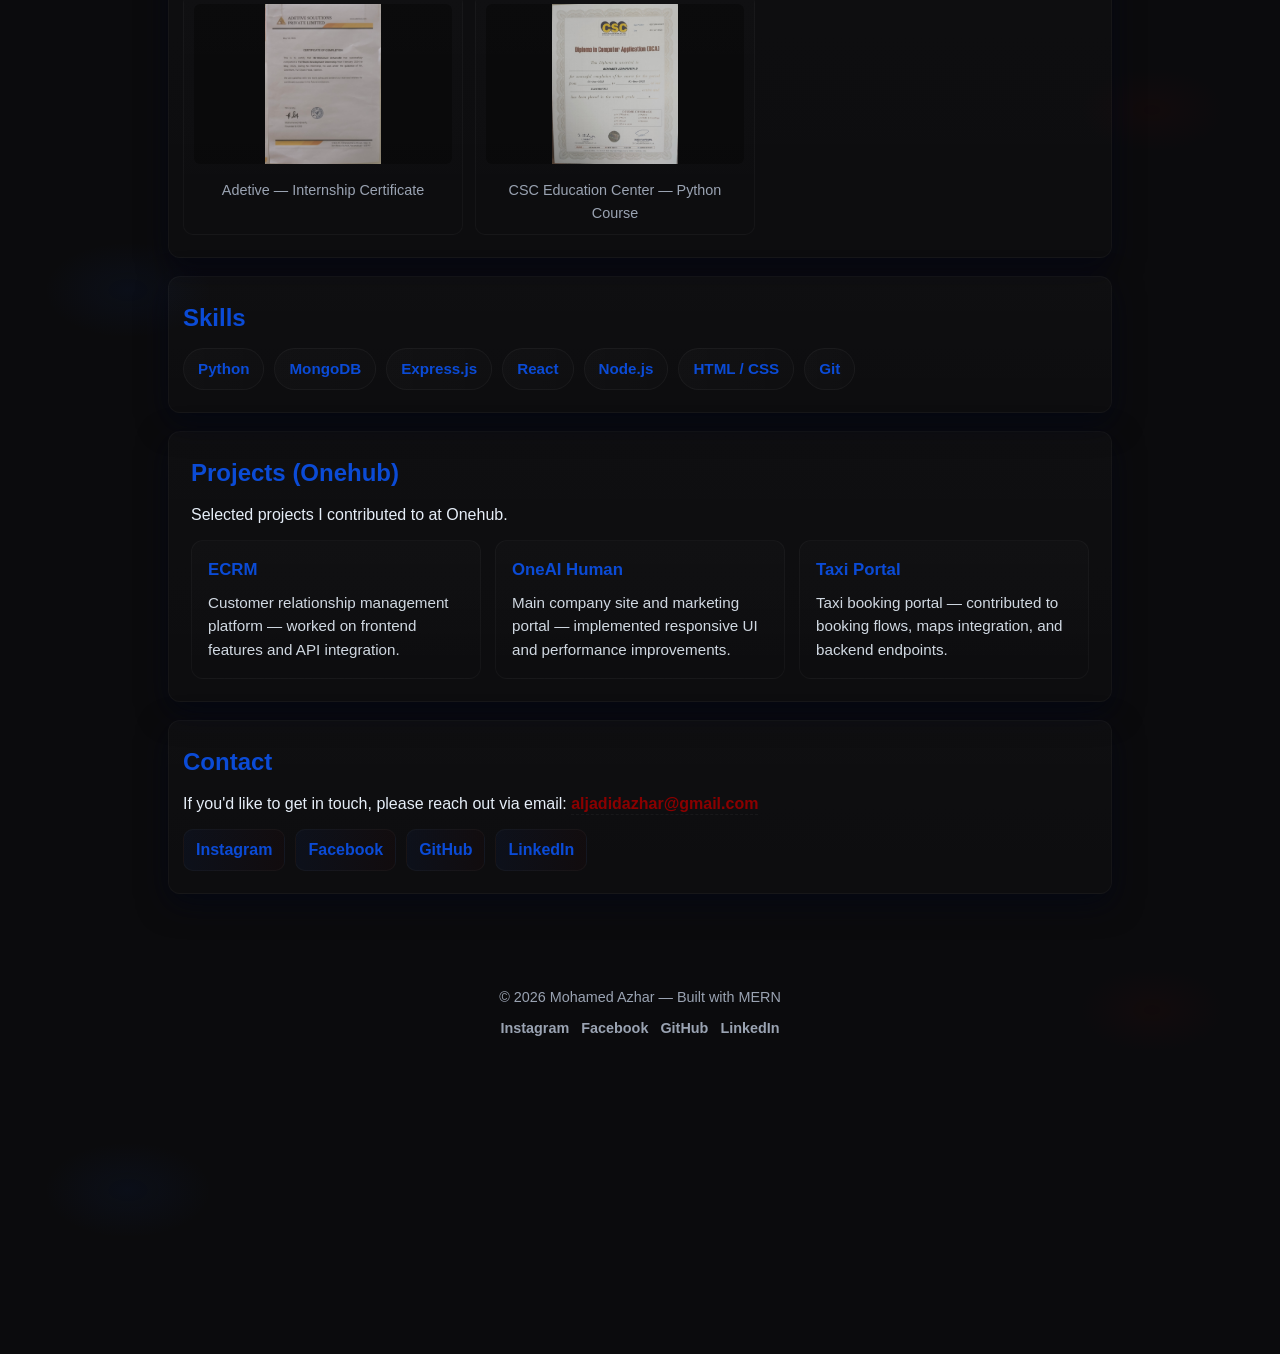
<file: main.html>
<!DOCTYPE html>
<html lang="en">
<head>
    <meta charset="UTF-8">
    <meta name="viewport" content="width=device-width, initial-scale=1.0">
    <title>My Portofolio</title>
    <link rel="stylesheet" href="main.css">
</head>
<body>
    <header class="site-header">
        <div class="container header-inner">
            <div class="profile-wrap">
                <img src="assets/Profile.jpg" alt="Mohamed Azhar" class="profile-img">
            </div>
            <div class="header-text">
                <h1>Mohamed Azhar</h1>
                <p class="title">MERN Stack Developer — 25 years old</p>
                <p class="summary">MERN stack developer with 1 year of professional experience. Passionate about building performant web applications and user-focused solutions.</p>
            </div>
        </div>
    </header>

    <main class="container">
        <section id="about">
            <h2>About</h2>
            <p>Hi, I'm Mohamed Azhar. I'm 25 years old and a MERN stack developer with one year of experience building web applications. I enjoy solving problems and learning new technologies.</p>
        </section>
        <section id="internship-proof">
            <h2>Adetive Internship — Proof</h2>
            <p class="muted">Photos from internship at Adetive.</p>
            <div class="gallery">
                <figure>
                    <a href="assets/Adetive_InternTime(3).jpg" target="_blank" rel="noopener"><img src="assets/Adetive_InternTime(3).jpg" alt="Adetive internship 1"></a>
                    <figcaption>Adetive — Team session</figcaption>
                </figure>
                <figure>
                    <a href="assets/Adetive_InternTime(2).jpg" target="_blank" rel="noopener"><img src="assets/Adetive_InternTime(2).jpg" alt="Adetive internship 2"></a>
                    <figcaption>Adetive — Workshop</figcaption>
                </figure>
                <figure>
                    <a href="assets/Adetive_InternTime.jpg" target="_blank" rel="noopener"><img src="assets/Adetive_InternTime.jpg" alt="Adetive internship 3"></a>
                    <figcaption>Adetive — Certificate handover</figcaption>
                </figure>
            </div>
        </section>

        <section id="experience">
            <h2>Experience</h2>
            <div class="job">
                <h3>Onehub Digital Marketing & IT Service</h3>
                <p class="role">MERN Stack Developer</p>
                <p class="date">Feb 2, 2025 — Dec 4, 2025</p>
                <ul>
                    <li>Developed and maintained full-stack web applications using MongoDB, Express, React, and Node.js.</li>
                    <li>Collaborated with designers and stakeholders to deliver user-centric features.</li>
                    <li>Improved application performance and implemented responsive UI.</li>
                </ul>
            </div>
            <div class="job">
                <h3>Adetive</h3>
                <p class="role">Full Stack Developer (Internship)</p>
                <p class="date">Internship</p>
                <ul>
                    <li>Worked on full-stack features across frontend and backend using the MERN stack.</li>
                    <li>Assisted in building REST APIs and integrating them with React frontend.</li>
                    <li>Learned production workflows, version control, and testing practices.</li>
                </ul>
            </div>
        </section>

        <section id="education">
            <h2>Education</h2>
            <p>B.Sc. Computer Science — Dr. Zakir Hussain College, Ilayangudi</p>
            <p>M.Sc. Computer Science — Dr. Zakir Hussain College, Ilayangudi</p>
            <div class="certificates">
                <h3>Certifications</h3>
                <p>Certificate: Complete Python Course — CSC Education Center</p>
                <div class="cert-gallery">
                    <figure>
                        <a href="assets/Adetive_Internship_Certificate.jpg" target="_blank" rel="noopener">
                            <img src="assets/Adetive_Internship_Certificate.jpg" alt="Adetive Internship Certificate">
                        </a>
                        <figcaption>Adetive — Internship Certificate</figcaption>
                    </figure>
                    <figure>
                        <a href="assets/Csc_Python_Course_Certificate.jpg" target="_blank" rel="noopener">
                            <img src="assets/Csc_Python_Course_Certificate.jpg" alt="CSC Python Course Certificate">
                        </a>
                        <figcaption>CSC Education Center — Python Course</figcaption>
                    </figure>
                </div>
            </div>
        </section>

        <section id="skills">
            <h2>Skills</h2>
            <ul class="skills-list">
                <li>Python</li>
                <li>MongoDB</li>
                <li>Express.js</li>
                <li>React</li>
                <li>Node.js</li>
                <li>HTML / CSS</li>
                <li>Git</li>
            </ul>
        </section>

        <section id="projects">
            <h2>Projects (Onehub)</h2>
            <p class="muted">Selected projects I contributed to at Onehub.</p>
            <div class="projects">
                <article class="project-card">
                    <h3><a href="https://ecrm.oneaihuman.com" target="_blank" rel="noopener">ECRM</a></h3>
                    <p class="project-desc">Customer relationship management platform — worked on frontend features and API integration.</p>
                </article>

                <article class="project-card">
                    <h3><a href="https://oneaihuman.com" target="_blank" rel="noopener">OneAI Human</a></h3>
                    <p class="project-desc">Main company site and marketing portal — implemented responsive UI and performance improvements.</p>
                </article>

                <article class="project-card">
                    <h3><a href="https://taxi.oneaihuman.com/" target="_blank" rel="noopener">Taxi Portal</a></h3>
                    <p class="project-desc">Taxi booking portal — contributed to booking flows, maps integration, and backend endpoints.</p>
                </article>
            </div>
        </section>

        <section id="contact" class="contact">
            <h2>Contact</h2>
            <p>If you'd like to get in touch, please reach out via email: <a href="mailto:aljadidazhar@gmail.com">aljadidazhar@gmail.com</a></p>
            <div class="social-links" aria-label="Social links">
                <a href="https://www.instagram.com/aljadidazhar/" target="_blank" rel="noopener">Instagram</a>
                <a href="https://www.facebook.com/profile.php?id=61579908210209" target="_blank" rel="noopener">Facebook</a>
                <a href="https://github.com/mohamedazharudin" target="_blank" rel="noopener">GitHub</a>
                <a href="http://www.linkedin.com/in/mohamed-azharudin29" target="_blank" rel="noopener">LinkedIn</a>
            </div>
        </section>
    </main>

    <footer class="site-footer">
        <div class="container">© 2026 Mohamed Azhar — Built with MERN
            <div class="footer-social">
                <a href="https://www.instagram.com/aljadidazhar/" target="_blank" rel="noopener">Instagram</a>
                <a href="https://www.facebook.com/profile.php?id=61579908210209" target="_blank" rel="noopener">Facebook</a>
                <a href="https://github.com/mohamedazharudin" target="_blank" rel="noopener">GitHub</a>
                <a href="http://www.linkedin.com/in/mohamed-azharudin29" target="_blank" rel="noopener">LinkedIn</a>
            </div>
        </div>
    </footer>
</body>
</html>
</file>
<file: main.css>
/* Hi Container at Top */
.hi-container {
	width: 100vw;
	background: #111;
	display: flex;
	align-items: center;
	justify-content: flex-end;
	padding: 32px 0 24px 0;
	font-size: 2.2rem;
	font-weight: 700;
	letter-spacing: 2px;
	position: relative;
	z-index: 10;
	box-shadow: 0 2px 12px rgba(0,0,0,0.04);
}
/* Animate hi text from right */
.hi-text {
	color: #fff;
	margin-right: 12px;
	opacity: 0;
	transform: translateX(100vw);
	animation: hiTextIn 1.1s cubic-bezier(.4,1.4,.6,1) 0.2s forwards;
}
.hi-wave {
	display: inline-block;
	animation: waveHand 1.2s infinite;
	transform-origin: 70% 70%;
	font-size: 1.2em;
	opacity: 0;
	transform: translateX(100vw);
	animation: hiTextIn 1.1s cubic-bezier(.4,1.4,.6,1) 0.4s forwards, waveHand 1.2s infinite 1.3s;
}
@keyframes hiTextIn {
	0% { opacity: 0; transform: translateX(100vw); }
	60% { opacity: 1; transform: translateX(-20px); }
	100% { opacity: 1; transform: translateX(0); }
}
@keyframes waveHand {
	0% { transform: rotate(0deg); }
	10% { transform: rotate(15deg); }
	20% { transform: rotate(-10deg); }
	30% { transform: rotate(20deg); }
	40% { transform: rotate(-5deg); }
	50% { transform: rotate(10deg); }
	60% { transform: rotate(0deg); }
	100% { transform: rotate(0deg); }
}
/* Born Here Scroll Container */
.born-here-container {
	width: 100vw;
	max-width: 100vw;
	margin: 40px 0 0 0;
	padding: 32px 0 40px 0;
	background: #111;
	border-radius: 0;
	box-shadow: 0 4px 24px rgba(0,0,0,0.10);
	opacity: 0;
	transform: translateY(60px) scale(0.98);
	transition: opacity 0.7s cubic-bezier(.4,1.4,.6,1), transform 0.7s cubic-bezier(.4,1.4,.6,1);
	text-align: center;
	position: relative;
	z-index: 2;
	left: 0;
	right: 0;
	box-sizing: border-box;
}
.born-here-container.show {
	opacity: 1;
	transform: translateY(0) scale(1);
}
.born-here-img {
	width: 100%;
	max-width: 350px;
	border-radius: 12px;
	box-shadow: 0 2px 12px rgba(0,0,0,0.08);
	margin-bottom: 18px;
	display: block;
	margin-left: auto;
	margin-right: auto;
}
.born-here-text {
	font-size: 1.5rem;
	font-weight: 600;
	color: #fff;
	opacity: 0;
	transform: translateX(100vw);
	transition: opacity 0.7s 0.2s, transform 0.7s 0.2s;
	letter-spacing: 1px;
	text-align: right;
	width: 100vw;
	max-width: 100vw;
	margin: 0 auto;
	box-sizing: border-box;
	padding-right: 8vw;
}
.born-here-container.show .born-here-text {
	opacity: 1;
	transform: translateX(0);
	animation: bornHereTextAnimRight 1.1s cubic-bezier(.4,1.4,.6,1);
}
@keyframes bornHereTextAnimRight {
	0% { opacity: 0; transform: translateX(100vw); }
	60% { opacity: 1; transform: translateX(-20px); }
	100% { opacity: 1; transform: translateX(0); }
}
/* Header Animations */
.site-header {
	animation: fadeInHeader 1.2s ease-in;
}

.profile-img {
	opacity: 0;
	transform: translateY(-30px);
	animation: profileFadeIn 1s 0.2s forwards;
}

.header-text {
	opacity: 0;
	transform: translateX(-40px);
	animation: textSlideIn 1s 0.5s forwards;
}

@keyframes fadeInHeader {
	from { opacity: 0; }
	to { opacity: 1; }
}

@keyframes profileFadeIn {
	to {
		opacity: 1;
		transform: translateY(0);
	}
}

@keyframes textSlideIn {
	to {
		opacity: 1;
		transform: translateX(0);
	}
}

:root{
	--bg:#0b0b0d;
	--card:#0f1113;
	--muted:#9aa3b2;
	--accent-blue:#0b4bd6;
	--accent-red:#8b0000;
	--glass:rgba(255,255,255,0.03);
}
/* Reset */
*{box-sizing:border-box;margin:0;padding:0}
html,body{height:100%}
body{font-family:Inter,Segoe UI,Roboto,Arial,sans-serif;line-height:1.55;color:#e6eef8;background:
	radial-gradient(700px 400px at 10% 10%, rgba(11,75,214,0.06), transparent 12%),
	radial-gradient(600px 350px at 90% 90%, rgba(139,0,0,0.05), transparent 12%),
	var(--bg);
	-webkit-font-smoothing:antialiased;-moz-osx-font-smoothing:grayscale}
.container{max-width:1000px;margin:0 auto;padding:28px}

/* Header */
.site-header{padding:56px 0 42px;border-bottom:1px solid rgba(255,255,255,0.04);
	background:linear-gradient(120deg, var(--accent-blue), rgba(11,75,214,0.85) 40%, rgba(139,0,0,0.85) 100%);
	color:#fff}
.site-header .container{display:flex;flex-direction:column;gap:8px}
.site-header .header-inner{display:flex;align-items:center;gap:20px}
.profile-wrap{flex:0 0 auto}
.profile-img{width:110px;height:110px;object-fit:cover;border-radius:50%;border:3px solid rgba(255,255,255,0.12);box-shadow:0 6px 18px rgba(2,6,23,0.6)}
.site-header h1{font-size:2.2rem;letter-spacing:0.4px}
.site-header .title{opacity:0.95;font-weight:600}
.site-header .summary{max-width:820px;color:rgba(230,238,248,0.9)}

main{padding:32px 0}
section{background:linear-gradient(180deg, rgba(255,255,255,0.02), rgba(255,255,255,0.01));
	border:1px solid rgba(255,255,255,0.03);border-radius:12px;padding:22px;margin-bottom:18px;box-shadow:0 10px 30px rgba(2,6,23,0.6)}
section h2{margin-bottom:12px;color:var(--accent-blue)}

.job .role{font-weight:700;color:#fff}
.job .date{font-size:0.9rem;color:var(--muted);margin-bottom:10px}
.job ul{margin-top:8px;padding-left:18px;color:rgba(230,238,248,0.9)}

.skills-list{display:flex;flex-wrap:wrap;gap:10px;list-style:none;margin-top:8px}
.skills-list li{background:linear-gradient(90deg, rgba(255,255,255,0.02), rgba(255,255,255,0.01));
	border:1px solid rgba(255,255,255,0.04);color:var(--accent-blue);padding:8px 14px;border-radius:999px;font-weight:700;font-size:0.95rem}

.contact a{color:var(--accent-red);font-weight:700;text-decoration:none;border-bottom:1px dashed rgba(255,255,255,0.04);padding-bottom:2px}
.contact a:hover{opacity:0.95}

.site-footer{padding:18px 0;text-align:center;color:var(--muted);font-size:0.9rem}

/* Accent left border for sections */
section::before{content:"";display:block;height:100%;width:6px;border-radius:6px;position:absolute;left:0}
.job, #education, #skills, #contact{position:relative;padding-left:14px}

/* Buttons and hover */
a.button{display:inline-block;padding:10px 16px;border-radius:10px;background:linear-gradient(90deg,var(--accent-blue),var(--accent-red));color:#fff;font-weight:700;text-decoration:none}

/* Responsive */
@media (max-width:720px){
	.site-header{padding:36px 0}
	.site-header h1{font-size:1.6rem}
	.container{padding:16px}
}
/* Internship proof gallery */
.gallery{display:grid;grid-template-columns:repeat(3,1fr);gap:12px;margin-top:12px}
.gallery figure{background:linear-gradient(180deg, rgba(255,255,255,0.01), rgba(255,255,255,0.005));border:1px solid rgba(255,255,255,0.03);padding:8px;border-radius:10px}
.gallery img{width:100%;height:160px;object-fit:cover;border-radius:8px;display:block}
.gallery figcaption{text-align:center;color:var(--muted);font-size:0.9rem;margin-top:8px}
@media(max-width:720px){.gallery{grid-template-columns:repeat(2,1fr)}.gallery img{height:140px}}
@media(max-width:420px){.gallery{grid-template-columns:1fr}.profile-img{width:88px;height:88px}}

/* Projects */
.projects{display:grid;grid-template-columns:repeat(3,1fr);gap:14px;margin-top:12px}
.project-card{background:linear-gradient(180deg, rgba(255,255,255,0.015), rgba(255,255,255,0.005));border:1px solid rgba(255,255,255,0.03);padding:16px;border-radius:12px}
.project-card h3{margin-bottom:8px;font-size:1.05rem}
.project-card a{color:var(--accent-blue);text-decoration:none}
.project-desc{color:rgba(230,238,248,0.9);font-size:0.95rem}
@media(max-width:920px){.projects{grid-template-columns:repeat(2,1fr)}}
@media(max-width:560px){.projects{grid-template-columns:1fr}}

/* Social links */
.social-links{display:flex;flex-wrap:wrap;gap:10px;margin-top:12px}
.social-links a{display:inline-block;padding:8px 12px;border-radius:10px;background:linear-gradient(90deg, rgba(11,75,214,0.06), rgba(139,0,0,0.04));
	color:var(--accent-blue);text-decoration:none;font-weight:700;border:1px solid rgba(255,255,255,0.03)}
.social-links a:hover{transform:translateY(-2px);box-shadow:0 10px 24px rgba(2,6,23,0.55)}

.footer-social{margin-top:8px;display:flex;gap:12px;justify-content:center}
.footer-social a{color:var(--muted);text-decoration:none;font-weight:600}
.footer-social a:hover{color:var(--accent-blue)}

/* Certificates gallery */
.cert-gallery{display:flex;gap:12px;flex-wrap:wrap;margin-top:12px}
.cert-gallery figure{width:280px;background:linear-gradient(180deg, rgba(255,255,255,0.01), rgba(255,255,255,0.005));border:1px solid rgba(255,255,255,0.03);padding:10px;border-radius:10px}
.cert-gallery img{width:100%;height:160px;object-fit:contain;border-radius:6px;background:rgba(0,0,0,0.35)}
.cert-gallery figcaption{text-align:center;color:var(--muted);font-size:0.9rem;margin-top:8px}
@media(max-width:920px){.cert-gallery figure{width:48%}}
@media(max-width:560px){.cert-gallery figure{width:100%}.cert-gallery img{height:200px}}
</file>
